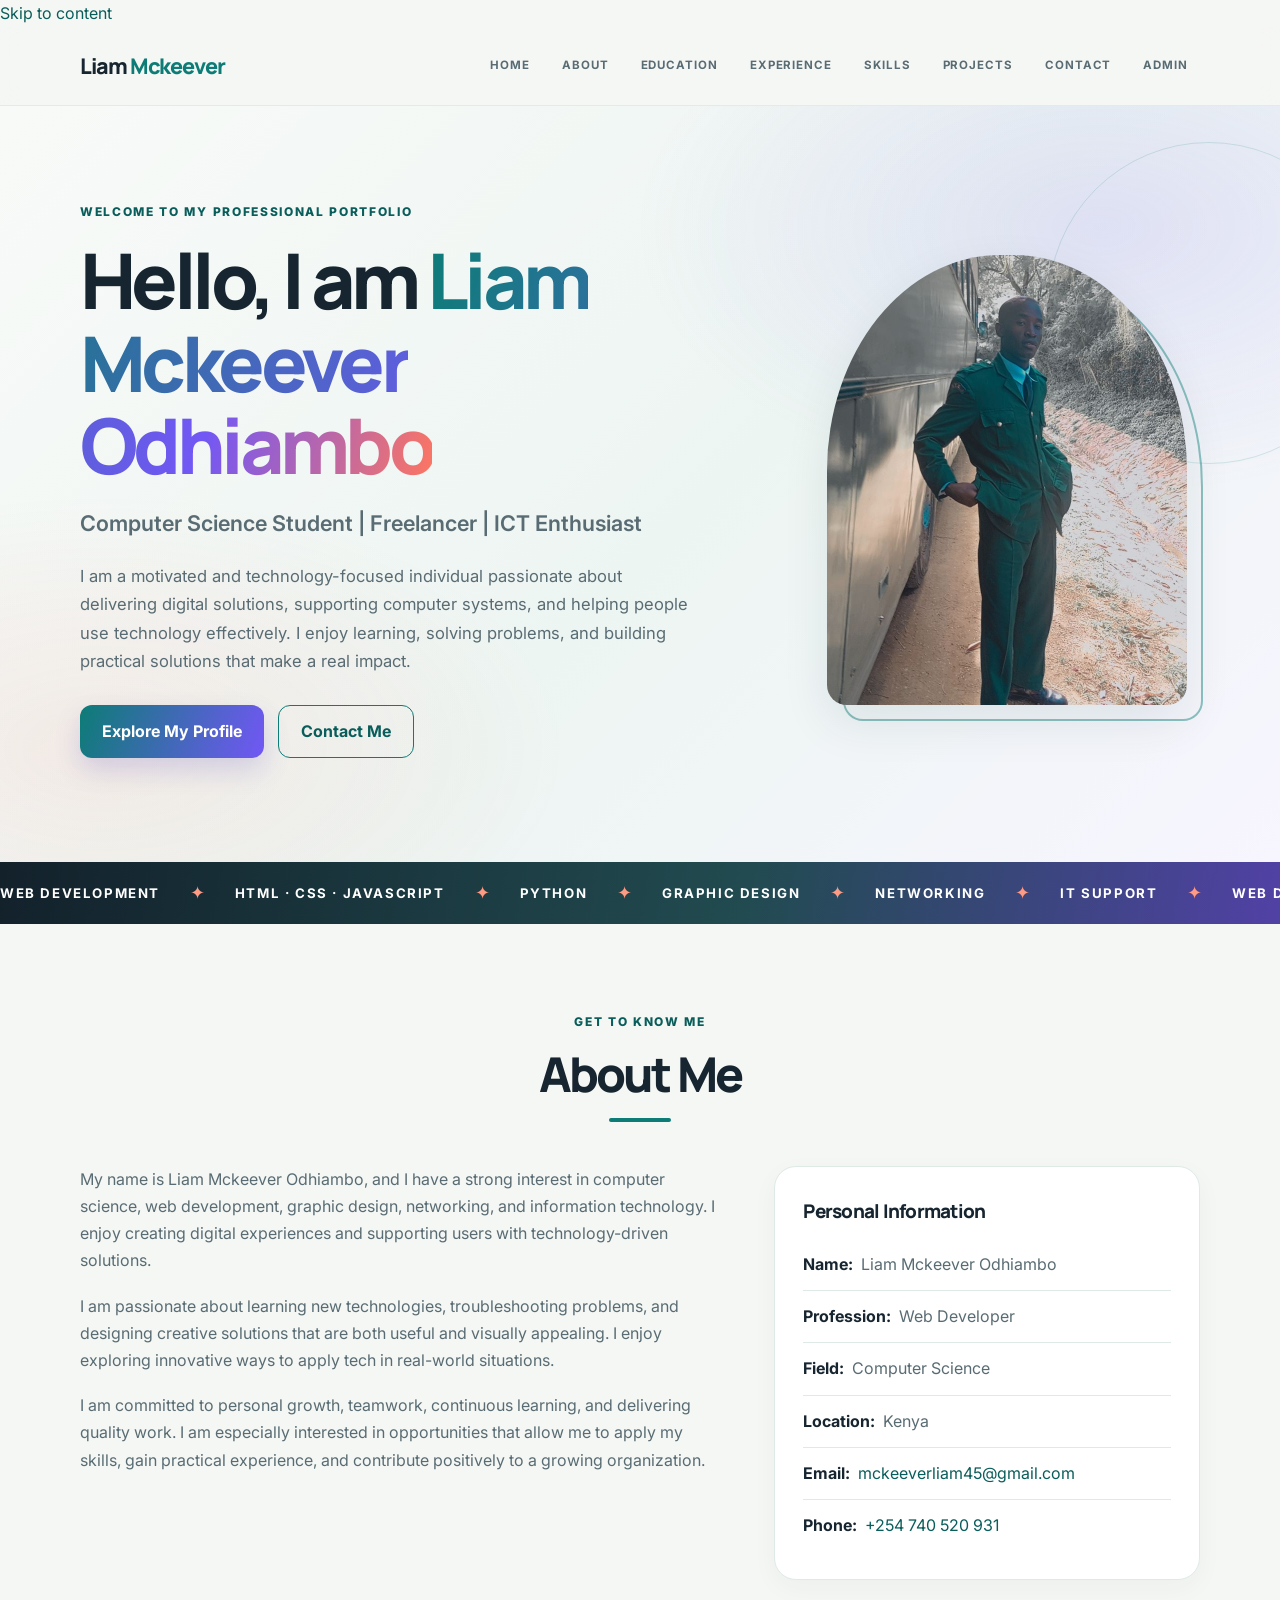
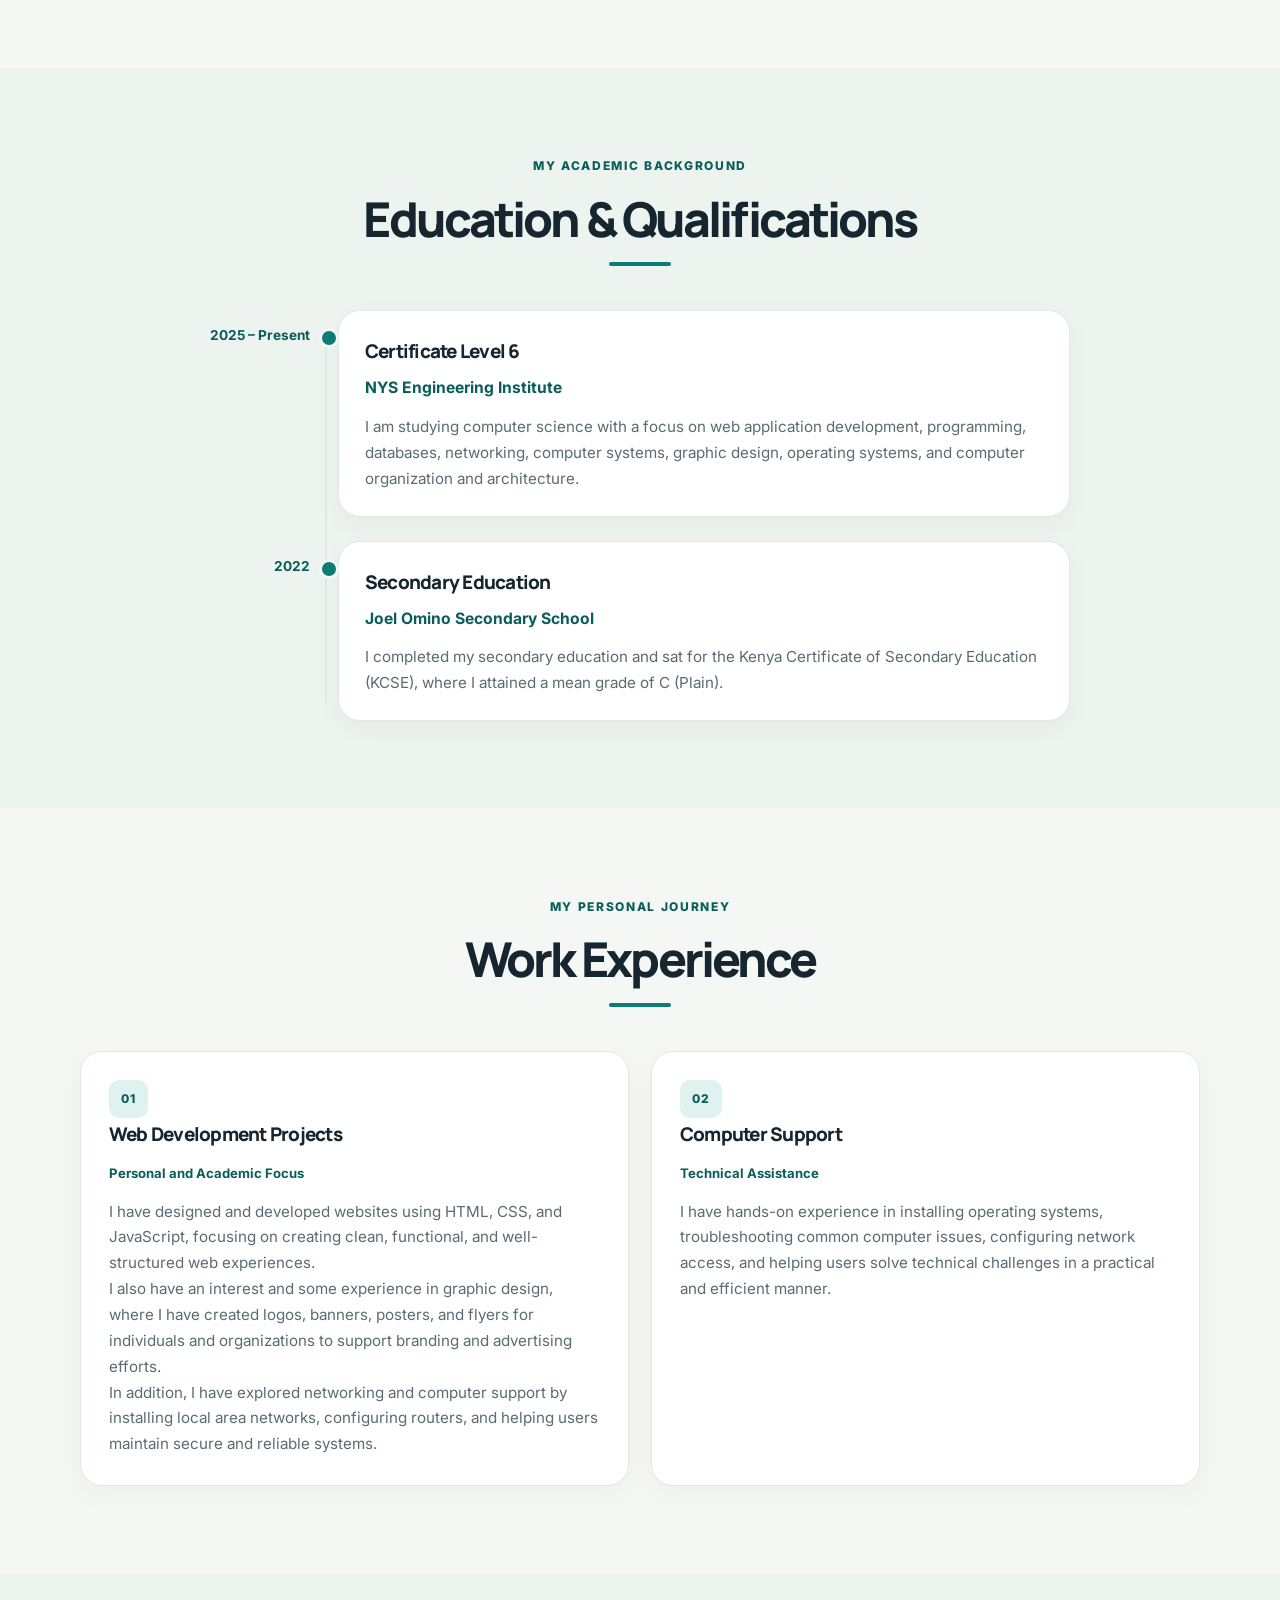
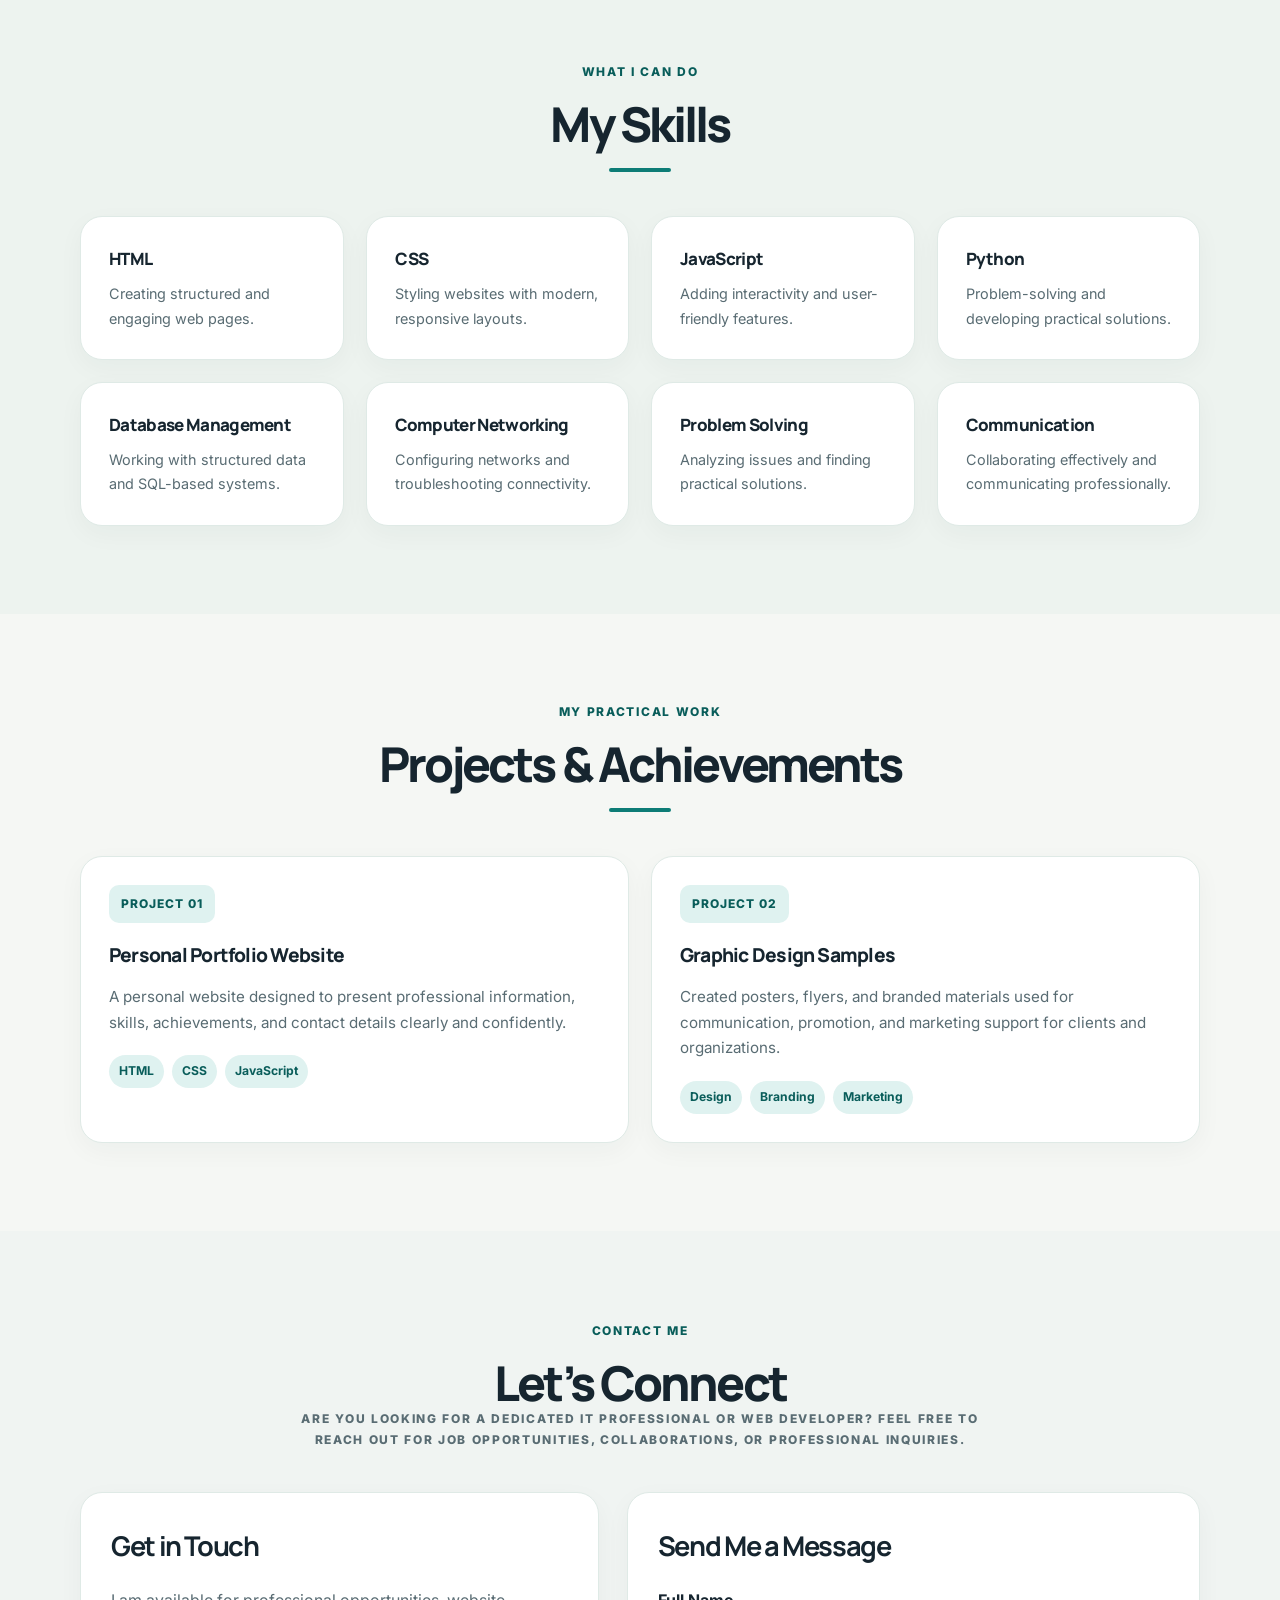
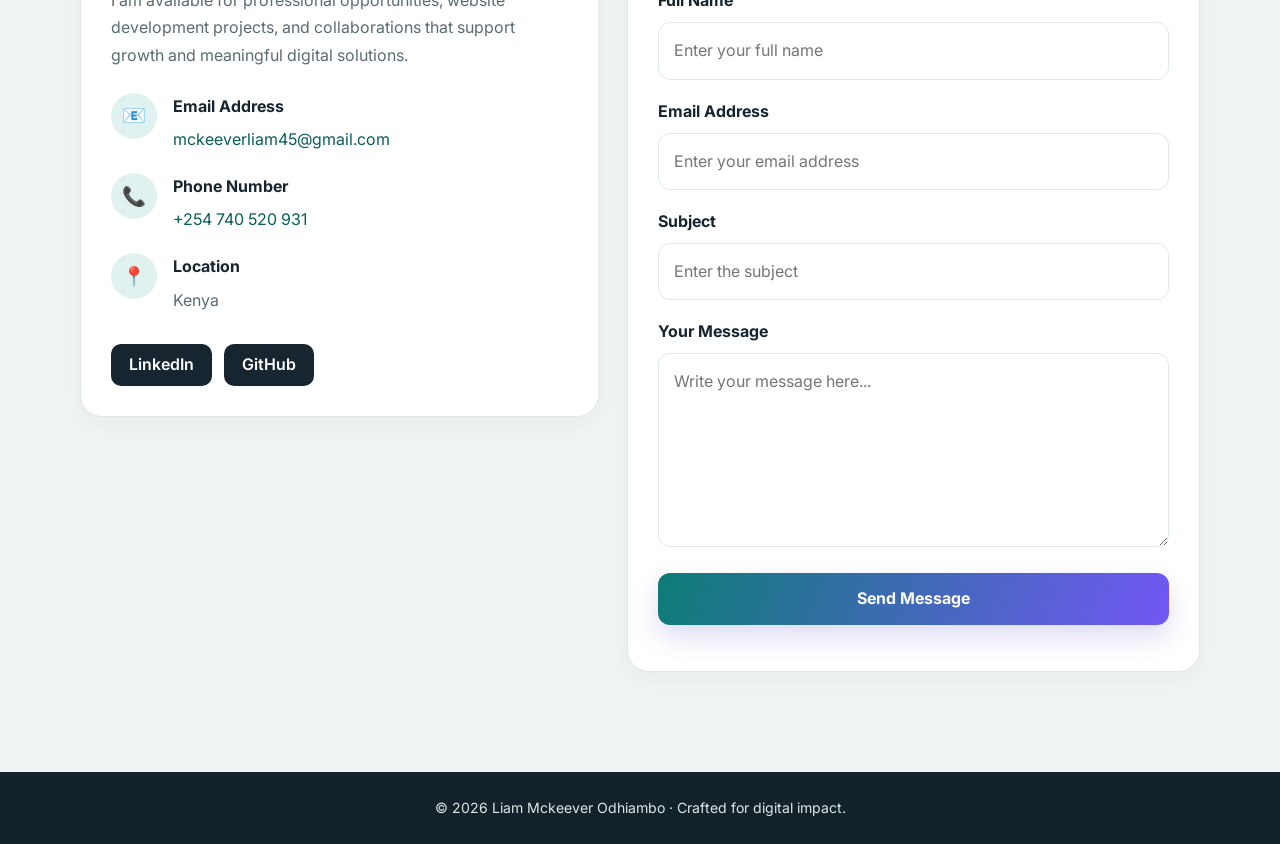
<file: liamPortfoloo/index/index.html>
<!DOCTYPE html>
<html lang="en">
  <head>
    <meta charset="UTF-8" />
    <meta name="viewport" content="width=device-width, initial-scale=1.0" />
    <meta name="theme-color" content="#13212b" />
    <meta
      name="description"
      content="Professional portfolio for Liam Mckeever Odhiambo, showcasing experience, education, skills, projects, and contact information."
    />
    <title>Liam Mckeever Odhiambo | Professional Portfolio</title>
    <link rel="preconnect" href="https://fonts.googleapis.com" />
    <link rel="preconnect" href="https://fonts.gstatic.com" crossorigin />
    <link href="https://fonts.googleapis.com/css2?family=Manrope:wght@400;500;600;700;800&family=Inter:wght@400;500;600;700;800&display=swap" rel="stylesheet" />
    <link rel="stylesheet" href="styles.css" />
    <link rel="stylesheet" href="enhancements.css" />
    <script src="portfolio.js" defer></script>
  </head>
  <body>
    <a class="skip-link" href="#home">Skip to content</a>
    <header class="header">
      <div class="container nav-container">
        <a href="#home" class="logo">Liam <span>Mckeever</span></a>

        <nav aria-label="Main navigation">
          <ul class="nav-links">
            <li><a href="#home">Home</a></li>
            <li><a href="#about">About</a></li>
            <li><a href="#education">Education</a></li>
            <li><a href="#experience">Experience</a></li>
            <li><a href="#skills">Skills</a></li>
            <li><a href="#projects">Projects</a></li>
            <li><a href="#contact">Contact</a></li>
            <li><a href="admin.html">Admin</a></li>
          </ul>
        </nav>
      </div>
    </header>

    <main>
      <section id="home" class="hero">
        <div class="container hero-content">
          <div class="hero-text">
            <p class="eyebrow">Welcome to my professional portfolio</p>
            <h1>Hello, I am <span>Liam Mckeever Odhiambo</span></h1>
            <h2>Computer Science Student | Freelancer | ICT Enthusiast</h2>

            <p class="lead">
              I am a motivated and technology-focused individual passionate about
              delivering digital solutions, supporting computer systems, and helping
              people use technology effectively. I enjoy learning, solving problems,
              and building practical solutions that make a real impact.
            </p>

            <div class="hero-buttons">
              <a href="#about" class="btn btn-primary">Explore My Profile</a>
              <a href="#contact" class="btn btn-secondary">Contact Me</a>
            </div>
          </div>

          <div class="hero-image-wrap">
            <div class="hero-image">
              <img src="../images/professional.jpg" alt="Portrait of Liam Mckeever Odhiambo" />
            </div>
          </div>
        </div>
      </section>

      <section id="about" class="section">
        <div class="container">
          <div class="section-heading">
            <p class="eyebrow">Get to know me</p>
            <h2>About Me</h2>
            <div class="underline"></div>
          </div>

          <div class="about-content">
            <div class="about-text">
              <p>
                My name is Liam Mckeever Odhiambo, and I have a strong interest in
                computer science, web development, graphic design, networking, and
                information technology. I enjoy creating digital experiences and
                supporting users with technology-driven solutions.
              </p>

              <p>
                I am passionate about learning new technologies, troubleshooting
                problems, and designing creative solutions that are both useful and
                visually appealing. I enjoy exploring innovative ways to apply tech
                in real-world situations.
              </p>

              <p>
                I am committed to personal growth, teamwork, continuous learning,
                and delivering quality work. I am especially interested in
                opportunities that allow me to apply my skills, gain practical
                experience, and contribute positively to a growing organization.
              </p>
            </div>

            <div class="personal-details">
              <h3>Personal Information</h3>

              <p><strong>Name:</strong> Liam Mckeever Odhiambo</p>
              <p><strong>Profession:</strong> Web Developer</p>
              <p><strong>Field:</strong> Computer Science</p>
              <p><strong>Location:</strong> Kenya</p>
              <p>
                <strong>Email:</strong>
                <a href="mailto:mckeeverliam45@gmail.com">mckeeverliam45@gmail.com</a>
              </p>
              <p>
                <strong>Phone:</strong>
                <a href="tel:+254740520931">+254 740 520 931</a>
              </p>
            </div>
          </div>
        </div>
      </section>

      <section id="education" class="section section-alt">
        <div class="container">
          <div class="section-heading">
            <p class="eyebrow">My academic background</p>
            <h2>Education &amp; Qualifications</h2>
            <div class="underline"></div>
          </div>

          <div class="timeline">
            <div class="timeline-item">
              <div class="timeline-date">2025 – Present</div>

              <div class="timeline-content">
                <h3>Certificate Level 6</h3>
                <h4>NYS Engineering Institute</h4>
                <p>
                  I am studying computer science with a focus on web application
                  development, programming, databases, networking, computer systems,
                  graphic design, operating systems, and computer organization and
                  architecture.
                </p>
              </div>
            </div>

            <div class="timeline-item">
              <div class="timeline-date">2022</div>

              <div class="timeline-content">
                <h3>Secondary Education</h3>
                <h4>Joel Omino Secondary School</h4>
                <p>
                  I completed my secondary education and sat for the Kenya
                  Certificate of Secondary Education (KCSE), where I attained a mean
                  grade of C (Plain).
                </p>
              </div>
            </div>
          </div>
        </div>
      </section>

      <section id="experience" class="section">
        <div class="container">
          <div class="section-heading">
            <p class="eyebrow">My personal journey</p>
            <h2>Work Experience</h2>
            <div class="underline"></div>
          </div>

          <div class="experience-grid">
            <article class="card">
              <div class="card-icon">01</div>
              <h3>Web Development Projects</h3>
              <p class="date">Personal and Academic Focus</p>
              <p>
                I have designed and developed websites using HTML, CSS, and
                JavaScript, focusing on creating clean, functional, and well-structured
                web experiences.
              </p>
              <p>
                I also have an interest and some experience in graphic design, where I
                have created logos, banners, posters, and flyers for individuals and
                organizations to support branding and advertising efforts.
              </p>
              <p>
                In addition, I have explored networking and computer support by
                installing local area networks, configuring routers, and helping users
                maintain secure and reliable systems.
              </p>
            </article>

            <article class="card">
              <div class="card-icon">02</div>
              <h3>Computer Support</h3>
              <p class="date">Technical Assistance</p>
              <p>
                I have hands-on experience in installing operating systems,
                troubleshooting common computer issues, configuring network access,
                and helping users solve technical challenges in a practical and
                efficient manner.
              </p>
            </article>
          </div>
        </div>
      </section>

      <section id="skills" class="section section-alt">
        <div class="container">
          <div class="section-heading">
            <p class="eyebrow">What I can do</p>
            <h2>My Skills</h2>
            <div class="underline"></div>
          </div>

          <div class="skills-grid">
            <div class="skill-box">
              <h3>HTML</h3>
              <p>Creating structured and engaging web pages.</p>
            </div>

            <div class="skill-box">
              <h3>CSS</h3>
              <p>Styling websites with modern, responsive layouts.</p>
            </div>

            <div class="skill-box">
              <h3>JavaScript</h3>
              <p>Adding interactivity and user-friendly features.</p>
            </div>

            <div class="skill-box">
              <h3>Python</h3>
              <p>Problem-solving and developing practical solutions.</p>
            </div>

            <div class="skill-box">
              <h3>Database Management</h3>
              <p>Working with structured data and SQL-based systems.</p>
            </div>

            <div class="skill-box">
              <h3>Computer Networking</h3>
              <p>Configuring networks and troubleshooting connectivity.</p>
            </div>

            <div class="skill-box">
              <h3>Problem Solving</h3>
              <p>Analyzing issues and finding practical solutions.</p>
            </div>

            <div class="skill-box">
              <h3>Communication</h3>
              <p>Collaborating effectively and communicating professionally.</p>
            </div>
          </div>
        </div>
      </section>

      <section id="projects" class="section">
        <div class="container">
          <div class="section-heading">
            <p class="eyebrow">My practical work</p>
            <h2>Projects &amp; Achievements</h2>
            <div class="underline"></div>
          </div>

          <div class="projects-grid">
            <article class="project-card">
              <div class="project-number">Project 01</div>
              <h3>Personal Portfolio Website</h3>
              <p>
                A personal website designed to present professional information,
                skills, achievements, and contact details clearly and confidently.
              </p>
              <div class="tags">
                <span>HTML</span>
                <span>CSS</span>
                <span>JavaScript</span>
              </div>
            </article>

            <article class="project-card">
              <div class="project-number">Project 02</div>
              <h3>Graphic Design Samples</h3>
              <p>
                Created posters, flyers, and branded materials used for communication,
                promotion, and marketing support for clients and organizations.
              </p>
              <div class="tags">
                <span>Design</span>
                <span>Branding</span>
                <span>Marketing</span>
              </div>
            </article>
          </div>
        </div>
      </section>
    </main>

    <section id="contact" class="contact-section">
      <div class="container contact-container">
        <div class="section-heading contact-heading">
          <p class="eyebrow">Contact me</p>
          <h2>Let’s Connect</h2>
          <p>
            Are you looking for a dedicated IT professional or web developer? Feel
            free to reach out for job opportunities, collaborations, or professional
            inquiries.
          </p>
        </div>

        <div class="contact-content">
          <div class="contact-info">
            <h3>Get in Touch</h3>
            <p>
              I am available for professional opportunities, website development
              projects, and collaborations that support growth and meaningful
              digital solutions.
            </p>

            <div class="contact-item">
              <span class="contact-icon" aria-hidden="true">📧</span>
              <div>
                <h4>Email Address</h4>
                <p>
                  <a href="mailto:mckeeverliam45@gmail.com">mckeeverliam45@gmail.com</a>
                </p>
              </div>
            </div>

            <div class="contact-item">
              <span class="contact-icon" aria-hidden="true">📞</span>
              <div>
                <h4>Phone Number</h4>
                <p>
                  <a href="tel:+254740520931">+254 740 520 931</a>
                </p>
              </div>
            </div>

            <div class="contact-item">
              <span class="contact-icon" aria-hidden="true">📍</span>
              <div>
                <h4>Location</h4>
                <p>Kenya</p>
              </div>
            </div>

            <div class="social-links">
              <a href="https://www.linkedin.com/" target="_blank" rel="noopener noreferrer">LinkedIn</a>
              <a href="https://github.com/" target="_blank" rel="noopener noreferrer">GitHub</a>
            </div>
          </div>

          <div class="contact-form-container">
            <h3>Send Me a Message</h3>

            <form id="contactForm">
              <div class="form-group">
                <label for="name">Full Name</label>
                <input type="text" id="name" name="name" placeholder="Enter your full name" autocomplete="name" maxlength="100" required />
              </div>

              <div class="form-group">
                <label for="email">Email Address</label>
                <input type="email" id="email" name="email" placeholder="Enter your email address" autocomplete="email" maxlength="254" required />
              </div>

              <div class="form-group">
                <label for="subject">Subject</label>
                <input type="text" id="subject" name="subject" placeholder="Enter the subject" maxlength="150" required />
              </div>

              <div class="form-group">
                <label for="message">Your Message</label>
                <textarea id="message" name="message" rows="6" maxlength="5000" placeholder="Write your message here..." required></textarea>
              </div>

              <input type="text" name="_honey" tabindex="-1" autocomplete="off" aria-hidden="true" style="position:absolute;left:-10000px;width:1px;height:1px" />
              <input type="hidden" name="_subject" value="New portfolio contact message" />
              <button type="submit" class="contact-btn">Send Message</button>
              <p id="formStatus" role="status" aria-live="polite"></p>
            </form>
          </div>
        </div>
      </div>
    </section>
  </body>
</html>
</file>
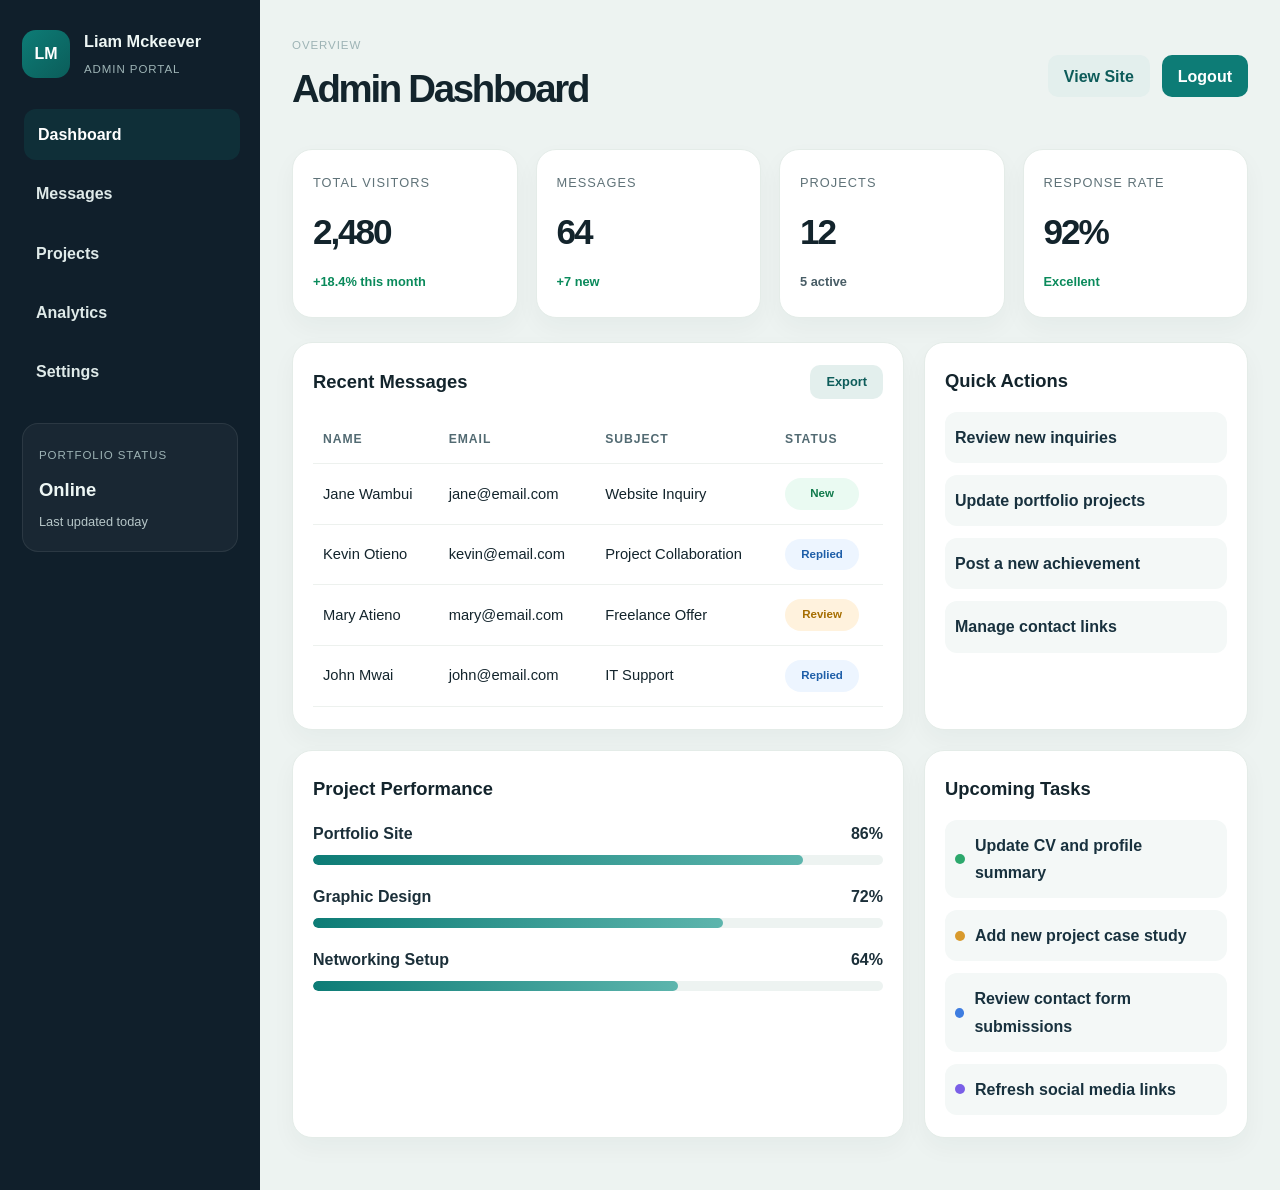
<file: liamPortfoloo/index/admin.html>
<!DOCTYPE html>
<html lang="en">
  <head>
    <meta charset="UTF-8" />
    <meta name="viewport" content="width=device-width, initial-scale=1.0" />
    <title>Admin Dashboard | Liam Mckeever</title>
    <link rel="stylesheet" href="styles.css" />
  </head>
  <body class="admin-body">
    <div class="admin-shell">
      <aside class="admin-sidebar">
        <div class="admin-brand">
          <div class="brand-mark">LM</div>
          <div>
            <h3>Liam Mckeever</h3>
            <p>Admin Portal</p>
          </div>
        </div>

        <nav class="admin-nav" aria-label="Admin navigation">
          <a class="active" href="admin.html">Dashboard</a>
          <a href="#messages">Messages</a>
          <a href="#projects">Projects</a>
          <a href="#analytics">Analytics</a>
          <a href="#settings">Settings</a>
        </nav>

        <div class="admin-card compact">
          <p class="mini-label">Portfolio Status</p>
          <strong>Online</strong>
          <span>Last updated today</span>
        </div>
      </aside>

      <main class="admin-main">
        <header class="admin-topbar">
          <div>
            <p class="mini-label">Overview</p>
            <h1>Admin Dashboard</h1>
          </div>

          <div class="topbar-actions">
            <a href="index.html" class="ghost-btn">View Site</a>
            <button class="primary-btn" type="button">Logout</button>
          </div>
        </header>

        <section class="stats-grid">
          <article class="summary-card">
            <p>Total Visitors</p>
            <h3>2,480</h3>
            <span class="positive">+18.4% this month</span>
          </article>

          <article class="summary-card">
            <p>Messages</p>
            <h3>64</h3>
            <span class="positive">+7 new</span>
          </article>

          <article class="summary-card">
            <p>Projects</p>
            <h3>12</h3>
            <span class="neutral">5 active</span>
          </article>

          <article class="summary-card">
            <p>Response Rate</p>
            <h3>92%</h3>
            <span class="positive">Excellent</span>
          </article>
        </section>

        <section class="dashboard-grid">
          <div class="panel panel-wide" id="messages">
            <div class="panel-header">
              <h2>Recent Messages</h2>
              <button class="ghost-btn small" type="button">Export</button>
            </div>

            <div class="table-wrap">
              <table>
                <thead>
                  <tr>
                    <th>Name</th>
                    <th>Email</th>
                    <th>Subject</th>
                    <th>Status</th>
                  </tr>
                </thead>
                <tbody>
                  <tr>
                    <td>Jane Wambui</td>
                    <td>jane@email.com</td>
                    <td>Website Inquiry</td>
                    <td><span class="status status-new">New</span></td>
                  </tr>
                  <tr>
                    <td>Kevin Otieno</td>
                    <td>kevin@email.com</td>
                    <td>Project Collaboration</td>
                    <td><span class="status status-replied">Replied</span></td>
                  </tr>
                  <tr>
                    <td>Mary Atieno</td>
                    <td>mary@email.com</td>
                    <td>Freelance Offer</td>
                    <td><span class="status status-review">Review</span></td>
                  </tr>
                  <tr>
                    <td>John Mwai</td>
                    <td>john@email.com</td>
                    <td>IT Support</td>
                    <td><span class="status status-replied">Replied</span></td>
                  </tr>
                </tbody>
              </table>
            </div>
          </div>

          <div class="panel" id="analytics">
            <div class="panel-header">
              <h2>Quick Actions</h2>
            </div>

            <ul class="action-list">
              <li><a href="#">Review new inquiries</a></li>
              <li><a href="#">Update portfolio projects</a></li>
              <li><a href="#">Post a new achievement</a></li>
              <li><a href="#">Manage contact links</a></li>
            </ul>
          </div>
        </section>

        <section class="lower-grid">
          <div class="panel" id="projects">
            <div class="panel-header">
              <h2>Project Performance</h2>
            </div>

            <div class="progress-list">
              <div class="progress-item">
                <div class="label-row">
                  <span>Portfolio Site</span>
                  <strong>86%</strong>
                </div>
                <div class="progress-bar"><span style="width: 86%;"></span></div>
              </div>

              <div class="progress-item">
                <div class="label-row">
                  <span>Graphic Design</span>
                  <strong>72%</strong>
                </div>
                <div class="progress-bar"><span style="width: 72%;"></span></div>
              </div>

              <div class="progress-item">
                <div class="label-row">
                  <span>Networking Setup</span>
                  <strong>64%</strong>
                </div>
                <div class="progress-bar"><span style="width: 64%;"></span></div>
              </div>
            </div>
          </div>

          <div class="panel" id="settings">
            <div class="panel-header">
              <h2>Upcoming Tasks</h2>
            </div>

            <ul class="task-list">
              <li>
                <span class="dot green"></span>
                Update CV and profile summary
              </li>
              <li>
                <span class="dot orange"></span>
                Add new project case study
              </li>
              <li>
                <span class="dot blue"></span>
                Review contact form submissions
              </li>
              <li>
                <span class="dot purple"></span>
                Refresh social media links
              </li>
            </ul>
          </div>
        </section>
      </main>
    </div>
  </body>
</html>
</file>
<file: liamPortfoloo/index/styles.css>
:root {
  --bg: #f5f7f4;
  --bg-soft: #eef4f0;
  --surface: #ffffff;
  --surface-strong: #eaf5f3;
  --text: #16252f;
  --muted: #596c73;
  --accent: #0d7c76;
  --accent-dark: #095d5a;
  --accent-soft: #dff2f0;
  --line: #dfeae6;
  --shadow: 0 18px 48px rgba(15, 55, 55, 0.09);
  --radius: 22px;
}

* {
  box-sizing: border-box;
}

html {
  scroll-behavior: smooth;
  scroll-padding-top: 96px;
}

body {
  margin: 0;
  background: var(--bg);
  color: var(--text);
  font-family: "Inter", Arial, sans-serif;
  line-height: 1.7;
  -webkit-font-smoothing: antialiased;
  text-rendering: optimizeLegibility;
}

img {
  display: block;
  max-width: 100%;
}

a {
  color: var(--accent-dark);
  text-decoration: none;
}

a:hover {
  color: var(--accent);
}

button,
input,
textarea {
  font: inherit;
}

.container {
  width: min(1120px, calc(100% - 48px));
  margin-inline: auto;
}

.header {
  position: sticky;
  top: 0;
  z-index: 20;
  background: rgba(245, 247, 244, 0.9);
  backdrop-filter: blur(12px);
  border-bottom: 1px solid rgba(223, 234, 230, 0.9);
}

.nav-container {
  min-height: 78px;
  display: flex;
  align-items: center;
  justify-content: space-between;
  gap: 24px;
}

.logo {
  color: var(--text);
  font-family: "Manrope", Arial, sans-serif;
  font-size: 1.35rem;
  font-weight: 800;
  letter-spacing: -0.05em;
}

.logo span {
  color: var(--accent);
}

.nav-links {
  display: flex;
  flex-wrap: wrap;
  justify-content: flex-end;
  gap: 8px;
  margin: 0;
  padding: 0;
  list-style: none;
}

.nav-links a {
  display: block;
  padding: 9px 12px;
  border-radius: 10px;
  color: var(--muted);
  font-size: 0.72rem;
  font-weight: 700;
  letter-spacing: 0.08em;
  text-transform: uppercase;
  transition: background-color 180ms ease, color 180ms ease, transform 180ms ease;
}

.nav-links a:hover,
.nav-links a:focus-visible {
  background: var(--accent-soft);
  color: var(--accent-dark);
  transform: translateY(-1px);
}

.hero {
  position: relative;
  overflow: hidden;
  padding: 96px 0 104px;
  background:
    radial-gradient(circle at top right, rgba(13, 124, 118, 0.12), transparent 26%),
    linear-gradient(135deg, #f7faf8 0%, #edf5f2 52%, #f5f8f5 100%);
}

.hero::before {
  content: "";
  position: absolute;
  right: -90px;
  top: 36px;
  width: 320px;
  height: 320px;
  border: 1px solid rgba(13, 124, 118, 0.15);
  border-radius: 50%;
}

.hero-content {
  position: relative;
  display: grid;
  grid-template-columns: minmax(0, 1.25fr) minmax(260px, 0.75fr);
  align-items: center;
  gap: clamp(40px, 7vw, 100px);
}

.hero-text {
  max-width: 680px;
}

.eyebrow,
.section-label,
.section-heading > p {
  margin: 0 0 16px;
  color: var(--accent-dark);
  font-size: 0.75rem;
  font-weight: 800;
  letter-spacing: 0.14em;
  text-transform: uppercase;
}

.hero h1,
.section-heading h2 {
  margin: 0;
  font-family: "Manrope", Arial, sans-serif;
  font-weight: 800;
  letter-spacing: -0.06em;
  line-height: 1.08;
}

.hero h1 {
  font-size: clamp(2.7rem, 6vw, 4.9rem);
  max-width: 700px;
}

.hero h1 span {
  color: var(--accent);
}

.hero h2 {
  margin: 18px 0 20px;
  color: var(--muted);
  font-size: clamp(1rem, 2vw, 1.35rem);
  font-weight: 600;
}

.lead {
  max-width: 620px;
  margin: 0;
  color: var(--muted);
  font-size: 1.04rem;
}

.hero-buttons {
  display: flex;
  flex-wrap: wrap;
  gap: 14px;
  margin-top: 30px;
}

.btn {
  display: inline-flex;
  align-items: center;
  justify-content: center;
  min-height: 50px;
  padding: 12px 22px;
  border-radius: 12px;
  font-weight: 700;
  transition: transform 180ms ease, box-shadow 180ms ease, background-color 180ms ease;
}

.btn:hover {
  transform: translateY(-2px);
}

.btn-primary {
  background: var(--accent);
  color: #fff;
  box-shadow: 0 10px 24px rgba(13, 124, 118, 0.18);
}

.btn-primary:hover {
  background: var(--accent-dark);
  color: #fff;
}

.btn-secondary {
  background: transparent;
  border: 1px solid var(--accent);
  color: var(--accent-dark);
}

.btn-secondary:hover {
  background: var(--accent-soft);
}

.hero-image-wrap {
  display: flex;
  justify-content: center;
}

.hero-image {
  position: relative;
  width: min(100%, 360px);
}

.hero-image::before {
  content: "";
  position: absolute;
  inset: 16px -16px -16px 16px;
  border: 2px solid rgba(13, 124, 118, 0.45);
  border-radius: 48% 48% 20px 20px;
}

.hero-image img {
  position: relative;
  z-index: 1;
  width: 100%;
  aspect-ratio: 4 / 5;
  border-radius: 48% 48% 20px 20px;
  object-fit: cover;
  background: #dfece8;
  box-shadow: var(--shadow);
}

.section {
  padding: 88px 0;
}

.section-alt {
  background: #edf3ef;
}

.section-heading {
  max-width: 720px;
  margin: 0 auto 44px;
  text-align: center;
}

.section-heading h2 {
  font-size: clamp(2rem, 4vw, 3rem);
}

.underline {
  width: 62px;
  height: 4px;
  margin: 18px auto 0;
  border-radius: 999px;
  background: var(--accent);
}

.about-content {
  display: grid;
  grid-template-columns: minmax(0, 1.2fr) minmax(260px, 0.8fr);
  gap: 56px;
  align-items: start;
}

.about-text p {
  margin: 0 0 18px;
  color: var(--muted);
}

.personal-details,
.card,
.skill-box,
.project-card,
.timeline-content {
  background: var(--surface);
  border: 1px solid var(--line);
  border-radius: var(--radius);
  box-shadow: 0 8px 26px rgba(15, 55, 55, 0.04);
}

.personal-details {
  padding: 28px;
}

.personal-details h3,
.card h3,
.skill-box h3,
.project-card h3,
.timeline-content h3 {
  margin: 0 0 12px;
  color: var(--text);
  font-family: "Manrope", Arial, sans-serif;
  font-size: 1.18rem;
  font-weight: 800;
  letter-spacing: -0.04em;
}

.personal-details p {
  display: flex;
  flex-wrap: wrap;
  gap: 8px;
  margin: 0;
  padding: 12px 0;
  border-bottom: 1px solid var(--line);
  color: var(--muted);
}

.personal-details p:last-child {
  border-bottom: 0;
}

.personal-details strong {
  color: var(--text);
}

.timeline {
  position: relative;
  display: grid;
  gap: 24px;
  max-width: 860px;
  margin-inline: auto;
}

.timeline::before {
  content: "";
  position: absolute;
  top: 18px;
  bottom: 18px;
  left: 115px;
  width: 2px;
  background: var(--line);
}

.timeline-item {
  position: relative;
  display: grid;
  grid-template-columns: 100px minmax(0, 1fr);
  gap: 28px;
  align-items: start;
}

.timeline-item::before {
  content: "";
  position: absolute;
  top: 18px;
  left: 109px;
  width: 14px;
  height: 14px;
  border: 3px solid var(--bg);
  border-radius: 50%;
  background: var(--accent);
}

.timeline-date {
  padding-top: 14px;
  color: var(--accent-dark);
  font-size: 0.85rem;
  font-weight: 700;
  text-align: right;
}

.timeline-content {
  padding: 24px 26px;
}

.timeline-content h4 {
  margin: -4px 0 12px;
  color: var(--accent-dark);
  font-size: 0.98rem;
  font-weight: 700;
}

.timeline-content p,
.card > p:not(.date),
.project-card > p {
  margin: 0;
  color: var(--muted);
  font-size: 0.95rem;
}

.experience-grid,
.skills-grid,
.projects-grid {
  display: grid;
  grid-template-columns: repeat(2, minmax(0, 1fr));
  gap: 22px;
}

.card,
.project-card,
.skill-box {
  padding: 28px;
  transition: transform 180ms ease, box-shadow 180ms ease;
}

.card:hover,
.skill-box:hover,
.project-card:hover {
  transform: translateY(-4px);
  box-shadow: var(--shadow);
}

.card-icon,
.project-number {
  display: inline-flex;
  min-height: 38px;
  align-items: center;
  padding: 6px 12px;
  border-radius: 10px;
  background: var(--accent-soft);
  color: var(--accent-dark);
  font-size: 0.75rem;
  font-weight: 800;
  letter-spacing: 0.08em;
  text-transform: uppercase;
}

.card .date {
  margin: 12px 0 14px;
  color: var(--accent-dark);
  font-size: 0.82rem;
  font-weight: 700;
}

.card p + p {
  margin-top: 16px;
}

.skills-grid {
  grid-template-columns: repeat(4, minmax(0, 1fr));
}

.skill-box h3 {
  margin-bottom: 8px;
  font-size: 1.06rem;
}

.skill-box p {
  margin: 0;
  color: var(--muted);
  font-size: 0.9rem;
}

.project-card h3 {
  margin-top: 16px;
  font-size: 1.2rem;
}

.tags {
  display: flex;
  flex-wrap: wrap;
  gap: 8px;
  margin-top: 20px;
}

.tags span {
  display: inline-flex;
  align-items: center;
  padding: 6px 10px;
  border-radius: 999px;
  background: var(--accent-soft);
  color: var(--accent-dark);
  font-size: 0.76rem;
  font-weight: 700;
}

.contact-section {
  padding: 90px 0 100px;
  background: #f0f4f2;
}

.contact-heading {
  margin-bottom: 42px;
}

.contact-heading p:last-child {
  max-width: 700px;
  margin: 0 auto;
  color: var(--muted);
}

.contact-content {
  display: grid;
  grid-template-columns: minmax(0, 0.95fr) minmax(0, 1.05fr);
  gap: 28px;
  align-items: start;
}

.contact-info,
.contact-form-container {
  background: var(--surface);
  border: 1px solid var(--line);
  border-radius: var(--radius);
  padding: 30px;
  box-shadow: 0 8px 26px rgba(15, 55, 55, 0.04);
}

.contact-info h3,
.contact-form-container h3 {
  margin: 0 0 18px;
  font-family: "Manrope", Arial, sans-serif;
  font-size: 1.7rem;
  letter-spacing: -0.05em;
}

.contact-info > p {
  margin: 0 0 24px;
  color: var(--muted);
}

.contact-item {
  display: flex;
  align-items: flex-start;
  gap: 16px;
  margin-bottom: 20px;
}

.contact-icon {
  display: inline-flex;
  align-items: center;
  justify-content: center;
  width: 46px;
  height: 46px;
  background: var(--accent-soft);
  border-radius: 50%;
  font-size: 1.2rem;
  flex-shrink: 0;
}

.contact-item h4 {
  margin: 0 0 6px;
  color: var(--text);
}

.contact-item p {
  margin: 0;
  color: var(--muted);
  overflow-wrap: anywhere;
}

.social-links {
  display: flex;
  flex-wrap: wrap;
  gap: 12px;
  margin-top: 30px;
}

.social-links a {
  display: inline-flex;
  align-items: center;
  justify-content: center;
  min-height: 42px;
  padding: 0 18px;
  border-radius: 10px;
  background: var(--text);
  color: #fff;
  font-weight: 600;
  transition: transform 180ms ease, background-color 180ms ease;
}

.social-links a:hover {
  background: var(--accent-dark);
  color: #fff;
  transform: translateY(-2px);
}

.form-group {
  margin-bottom: 18px;
}

.form-group label {
  display: block;
  margin-bottom: 8px;
  color: var(--text);
  font-weight: 700;
}

.form-group input,
.form-group textarea {
  width: 100%;
  padding: 14px 15px;
  border: 1px solid var(--line);
  border-radius: 12px;
  background: #fff;
  color: var(--text);
  transition: border-color 180ms ease, box-shadow 180ms ease;
}

.form-group input:focus,
.form-group textarea:focus {
  outline: none;
  border-color: rgba(13, 124, 118, 0.8);
  box-shadow: 0 0 0 4px rgba(13, 124, 118, 0.12);
}

.form-group textarea {
  min-height: 150px;
  resize: vertical;
}

.contact-btn {
  width: 100%;
  min-height: 52px;
  border: none;
  border-radius: 12px;
  background: var(--accent);
  color: #fff;
  font-weight: 700;
  cursor: pointer;
  transition: background-color 180ms ease, transform 180ms ease;
}

.contact-btn:hover {
  background: var(--accent-dark);
  transform: translateY(-1px);
}

#formStatus {
  margin: 16px 0 0;
  color: var(--muted);
}

@media (max-width: 900px) {
  .nav-container {
    align-items: flex-start;
    flex-direction: column;
    justify-content: center;
    padding: 14px 0;
  }

  .hero-content,
  .about-content,
  .contact-content,
  .experience-grid,
  .projects-grid {
    grid-template-columns: 1fr;
  }

  .skills-grid {
    grid-template-columns: repeat(2, minmax(0, 1fr));
  }
}

@media (max-width: 640px) {
  .container {
    width: min(100% - 32px, 520px);
  }

  .nav-links {
    gap: 4px;
  }

  .nav-links a {
    padding: 7px 8px;
    font-size: 0.65rem;
  }

  .hero {
    padding: 72px 0 82px;
  }

  .hero-image {
    width: min(72%, 280px);
  }

  .section {
    padding: 70px 0;
  }

  .section-heading {
    margin-bottom: 32px;
  }

  .timeline {
    gap: 18px;
  }

  .timeline::before {
    left: 10px;
  }

  .timeline-item {
    grid-template-columns: 1fr;
    gap: 8px;
    padding-left: 30px;
  }

  .timeline-item::before {
    left: 4px;
  }

  .timeline-date {
    padding-top: 0;
    text-align: left;
  }

  .skills-grid {
    grid-template-columns: 1fr;
  }

  .card,
  .project-card,
  .skill-box,
  .contact-info,
  .contact-form-container,
  .personal-details,
  .timeline-content {
    padding: 22px;
  }
}

.admin-body {
  background: #edf3f1;
  color: #13242c;
}

.admin-shell {
  display: grid;
  grid-template-columns: 260px minmax(0, 1fr);
  min-height: 100vh;
}

.admin-sidebar {
  background: #101f2b;
  color: #eef7f5;
  padding: 28px 22px;
}

.admin-brand {
  display: flex;
  align-items: center;
  gap: 14px;
  margin-bottom: 30px;
}

.brand-mark {
  display: grid;
  place-items: center;
  width: 48px;
  height: 48px;
  border-radius: 14px;
  background: linear-gradient(135deg, #0d7c76, #0b5d5a);
  color: #fff;
  font-weight: 800;
}

.admin-brand h3 {
  margin: 0;
  font-size: 1.02rem;
}

.admin-brand p,
.mini-label {
  margin: 4px 0 0;
  color: #9db3b5;
  font-size: 0.72rem;
  letter-spacing: 0.08em;
  text-transform: uppercase;
}

.admin-nav {
  display: grid;
  gap: 8px;
  margin-bottom: 26px;
}

.admin-nav a {
  display: block;
  padding: 12px 14px;
  border-radius: 12px;
  color: #dfeae9;
  font-weight: 600;
  transition: background 180ms ease, transform 180ms ease;
}

.admin-nav a.active,
.admin-nav a:hover {
  background: rgba(13, 124, 118, 0.18);
  color: #fff;
  transform: translateX(2px);
}

.admin-card {
  padding: 18px 16px;
  border-radius: 16px;
  background: rgba(255, 255, 255, 0.04);
  border: 1px solid rgba(255, 255, 255, 0.08);
}

.admin-card strong {
  display: block;
  margin-top: 8px;
  font-size: 1.15rem;
}

.admin-card span {
  display: block;
  margin-top: 6px;
  color: #b6c6c8;
  font-size: 0.8rem;
}

.admin-main {
  padding: 32px;
}

.admin-topbar {
  display: flex;
  align-items: center;
  justify-content: space-between;
  gap: 20px;
  margin-bottom: 28px;
}

.admin-topbar h1 {
  margin: 0;
  font-size: clamp(2rem, 3vw, 2.5rem);
  letter-spacing: -0.06em;
}

.topbar-actions {
  display: flex;
  align-items: center;
  gap: 12px;
}

.primary-btn,
.ghost-btn {
  display: inline-flex;
  align-items: center;
  justify-content: center;
  min-height: 42px;
  padding: 0 16px;
  border-radius: 10px;
  border: none;
  cursor: pointer;
  font-weight: 700;
  transition: transform 170ms ease, opacity 170ms ease;
}

.primary-btn {
  background: #0d7c76;
  color: #fff;
}

.ghost-btn {
  background: #e3efed;
  color: #0d5c5a;
}

.primary-btn:hover,
.ghost-btn:hover {
  transform: translateY(-1px);
}

.small {
  min-height: 34px;
  font-size: 0.8rem;
}

.stats-grid {
  display: grid;
  grid-template-columns: repeat(4, minmax(0, 1fr));
  gap: 18px;
  margin-bottom: 24px;
}

.summary-card,
.panel {
  background: #fff;
  border: 1px solid #e4ece8;
  border-radius: 20px;
  box-shadow: 0 10px 24px rgba(15, 55, 55, 0.04);
}

.summary-card {
  padding: 22px 20px;
}

.summary-card p {
  margin: 0 0 8px;
  color: #5f7278;
  font-size: 0.8rem;
  text-transform: uppercase;
  letter-spacing: 0.08em;
}

.summary-card h3 {
  margin: 0;
  font-size: clamp(1.8rem, 3vw, 2.2rem);
  letter-spacing: -0.06em;
}

.summary-card span {
  display: inline-block;
  margin-top: 10px;
  font-size: 0.8rem;
  font-weight: 600;
}

.positive { color: #0a8a5b; }
.neutral { color: #485d66; }

.dashboard-grid,
.lower-grid {
  display: grid;
  grid-template-columns: minmax(0, 1.7fr) minmax(240px, 0.9fr);
  gap: 20px;
  margin-bottom: 20px;
}

.panel {
  padding: 22px 20px;
}

.panel-header {
  display: flex;
  align-items: center;
  justify-content: space-between;
  gap: 12px;
  margin-bottom: 16px;
}

.panel-header h2 {
  margin: 0;
  font-size: 1.15rem;
}

.table-wrap {
  overflow-x: auto;
}

table {
  width: 100%;
  border-collapse: collapse;
}

th,
td {
  padding: 14px 10px;
  border-bottom: 1px solid #edf1ee;
  text-align: left;
  font-size: 0.92rem;
}

th {
  color: #526a72;
  font-size: 0.76rem;
  letter-spacing: 0.08em;
  text-transform: uppercase;
}

.status {
  display: inline-flex;
  align-items: center;
  justify-content: center;
  min-width: 74px;
  padding: 6px 9px;
  border-radius: 999px;
  font-size: 0.72rem;
  font-weight: 700;
}

.status-new { background: #eafaf2; color: #117a4c; }
.status-replied { background: #edf5ff; color: #1e5ea8; }
.status-review { background: #fff2dd; color: #a66e00; }

.action-list,
.task-list {
  margin: 0;
  padding: 0;
  list-style: none;
}

.action-list {
  display: grid;
  gap: 12px;
}

.action-list a,
.task-list li {
  display: flex;
  align-items: center;
  gap: 10px;
  padding: 12px 10px;
  border-radius: 12px;
  background: #f4f8f7;
  color: #18313e;
  font-weight: 600;
}

.progress-list {
  display: grid;
  gap: 18px;
}

.progress-item {
  display: grid;
  gap: 8px;
}

.label-row {
  display: flex;
  align-items: center;
  justify-content: space-between;
  gap: 12px;
  color: #1b2f39;
  font-weight: 600;
}

.progress-bar {
  width: 100%;
  height: 10px;
  background: #edf3f1;
  border-radius: 999px;
  overflow: hidden;
}

.progress-bar span {
  display: block;
  height: 100%;
  border-radius: inherit;
  background: linear-gradient(90deg, #0d7c76, #5db5ad);
}

.task-list {
  display: grid;
  gap: 12px;
}

.dot {
  width: 10px;
  height: 10px;
  border-radius: 50%;
  display: inline-block;
}

.dot.green { background: #2ca86c; }
.dot.orange { background: #d89a2d; }
.dot.blue { background: #3e7de0; }
.dot.purple { background: #7a5fe7; }

@media (max-width: 980px) {
  .admin-shell {
    grid-template-columns: 1fr;
  }

  .admin-sidebar {
    padding-bottom: 18px;
  }

  .admin-nav {
    grid-template-columns: repeat(2, minmax(140px, 1fr));
  }

  .stats-grid {
    grid-template-columns: repeat(2, minmax(0, 1fr));
  }

  .dashboard-grid,
  .lower-grid {
    grid-template-columns: 1fr;
  }
}

@media (max-width: 560px) {
  .admin-main {
    padding: 20px 16px 32px;
  }

  .admin-topbar {
    flex-direction: column;
    align-items: flex-start;
  }

  .topbar-actions {
    width: 100%;
    justify-content: space-between;
  }

  .stats-grid {
    grid-template-columns: 1fr;
  }

  .admin-nav {
    grid-template-columns: 1fr;
  }
}
</file>
<file: liamPortfoloo/index/enhancements.css>
/* Portfolio polish: vibrant accents, accessible motion, and a scrolling skill ticker. */
:root {
  --portfolio-violet: #7257f5;
  --portfolio-coral: #ff765f;
  --portfolio-ink: #13212b;
}

html { scroll-behavior: smooth; }
::selection { color: #fff; background: var(--portfolio-violet); }
:focus-visible { outline: 3px solid var(--portfolio-coral); outline-offset: 4px; }

/* Soft color wash to complement the existing teal theme. */
.hero {
  background:
    radial-gradient(ellipse at 86% 16%, rgba(114, 87, 245, .13), transparent 30%),
    radial-gradient(ellipse at 8% 85%, rgba(255, 118, 95, .10), transparent 28%),
    linear-gradient(135deg, #f8faf8, #edf5f2 54%, #f7f5ff);
}
.hero h1 span {
  background: linear-gradient(105deg, var(--accent), var(--portfolio-violet) 72%, var(--portfolio-coral));
  -webkit-background-clip: text;
  background-clip: text;
  color: transparent;
}
.btn-primary, .contact-btn {
  background: linear-gradient(110deg, var(--accent), var(--portfolio-violet));
  box-shadow: 0 12px 26px rgba(89, 80, 196, .2);
}
.btn-primary:hover, .contact-btn:hover { background: linear-gradient(110deg, var(--accent-dark), #5940d5); }
.card, .skill-box, .project-card, .personal-details, .contact-info, .contact-form-container, .timeline-content {
  transition: transform 220ms ease, box-shadow 220ms ease, border-color 220ms ease;
}
.card:hover, .skill-box:hover, .project-card:hover {
  border-color: rgba(114, 87, 245, .25);
}

.portfolio-ticker {
  overflow: hidden;
  padding: 15px 0;
  color: #fff;
  background: linear-gradient(100deg, #13212b, #214b50 58%, #5141a5);
}
.portfolio-ticker__track {
  display: flex;
  width: max-content;
  animation: portfolio-marquee 32s linear infinite;
}
.portfolio-ticker:hover .portfolio-ticker__track { animation-play-state: paused; }
.portfolio-ticker__group {
  display: flex;
  flex: 0 0 auto;
  align-items: center;
  gap: 30px;
  padding-right: 30px;
  white-space: nowrap;
}
.portfolio-ticker__item { font-size: .83rem; font-weight: 700; letter-spacing: .12em; text-transform: uppercase; }
.portfolio-ticker__dot { color: #ff9a83; font-size: 1.15rem; }
@keyframes portfolio-marquee { to { transform: translateX(-50%); } }

.js-reveal { opacity: 0; transform: translateY(18px); transition: opacity 650ms ease, transform 650ms ease; }
.js-reveal.is-visible { opacity: 1; transform: translateY(0); }
#formStatus[data-state="success"] { color: #087a51; }
#formStatus[data-state="error"] { color: #b42318; }
.contact-btn:disabled { cursor: wait; opacity: .7; transform: none; }
.portfolio-footer { padding: 24px 16px; color: #dce8e7; background: #13212b; text-align: center; font-size: .88rem; }
.portfolio-footer p { margin: 0; }

@media (max-width: 640px) {
  .portfolio-ticker { padding: 12px 0; }
  .portfolio-ticker__item { font-size: .72rem; }
}
@media (prefers-reduced-motion: reduce) {
  html { scroll-behavior: auto; }
  *, *::before, *::after { animation-duration: .01ms !important; animation-iteration-count: 1 !important; scroll-behavior: auto !important; transition-duration: .01ms !important; }
  .js-reveal { opacity: 1; transform: none; }
}
</file>
